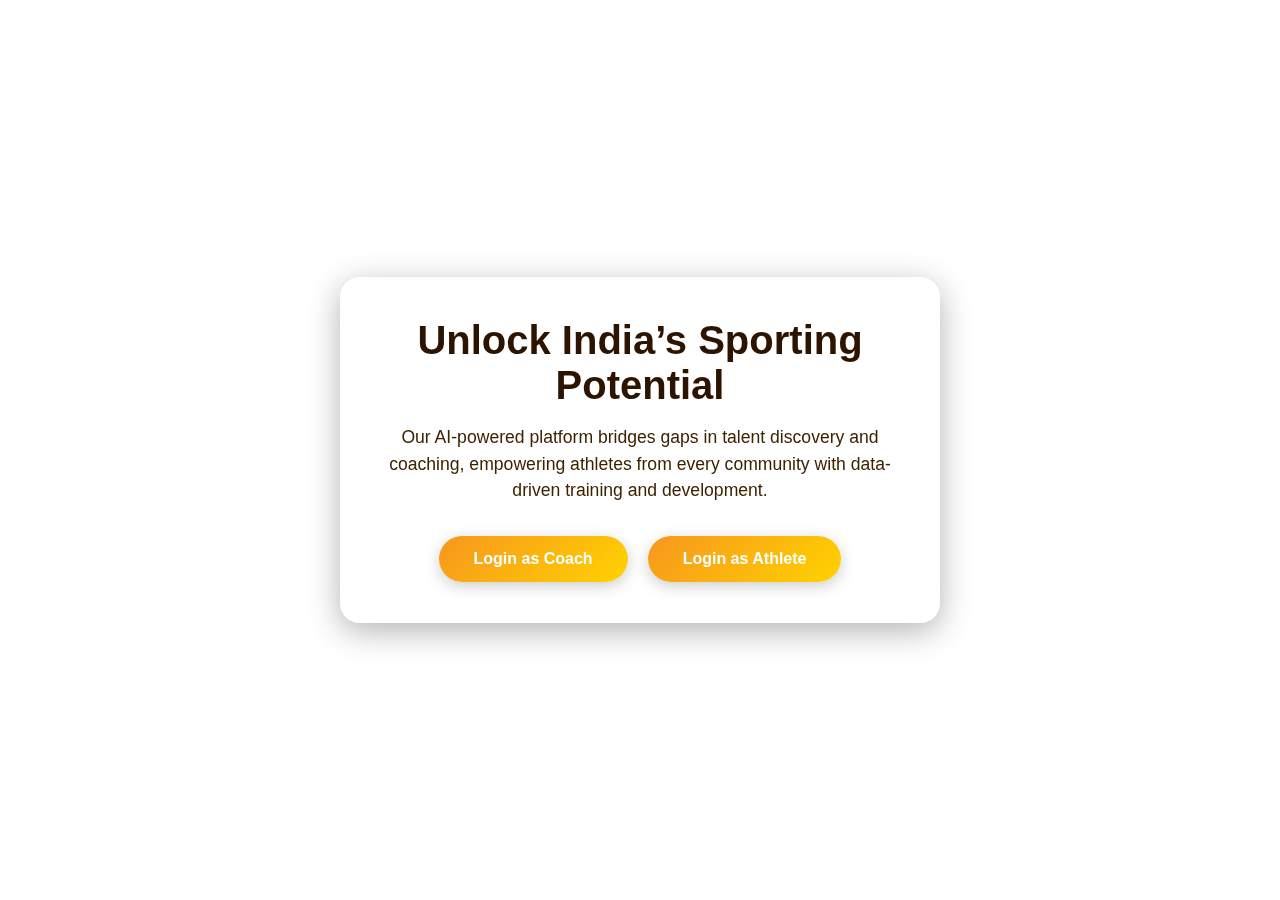
<file: index.html>
<!DOCTYPE html>
<html lang="en">
<head>
  <meta charset="UTF-8" />
  <meta name="viewport" content="width=device-width, initial-scale=1" />
  <title>Sports Talent Ecosystem</title>
  <link rel="stylesheet" href="style.css">
</head>
<body>
  <div class="container">
    <h1>Unlock India’s Sporting Potential</h1>
    <p>
      Our AI-powered platform bridges gaps in talent discovery and coaching, 
      empowering athletes from every community with data-driven training and development.
    </p>

    <div class="btn-container">
      <button id="coachBtn">Login as Coach</button>
      <button id="athleteBtn">Login as Athlete</button>
    </div>
  </div>

  <script src="script.js"></script>
</body>
</html>
</file>
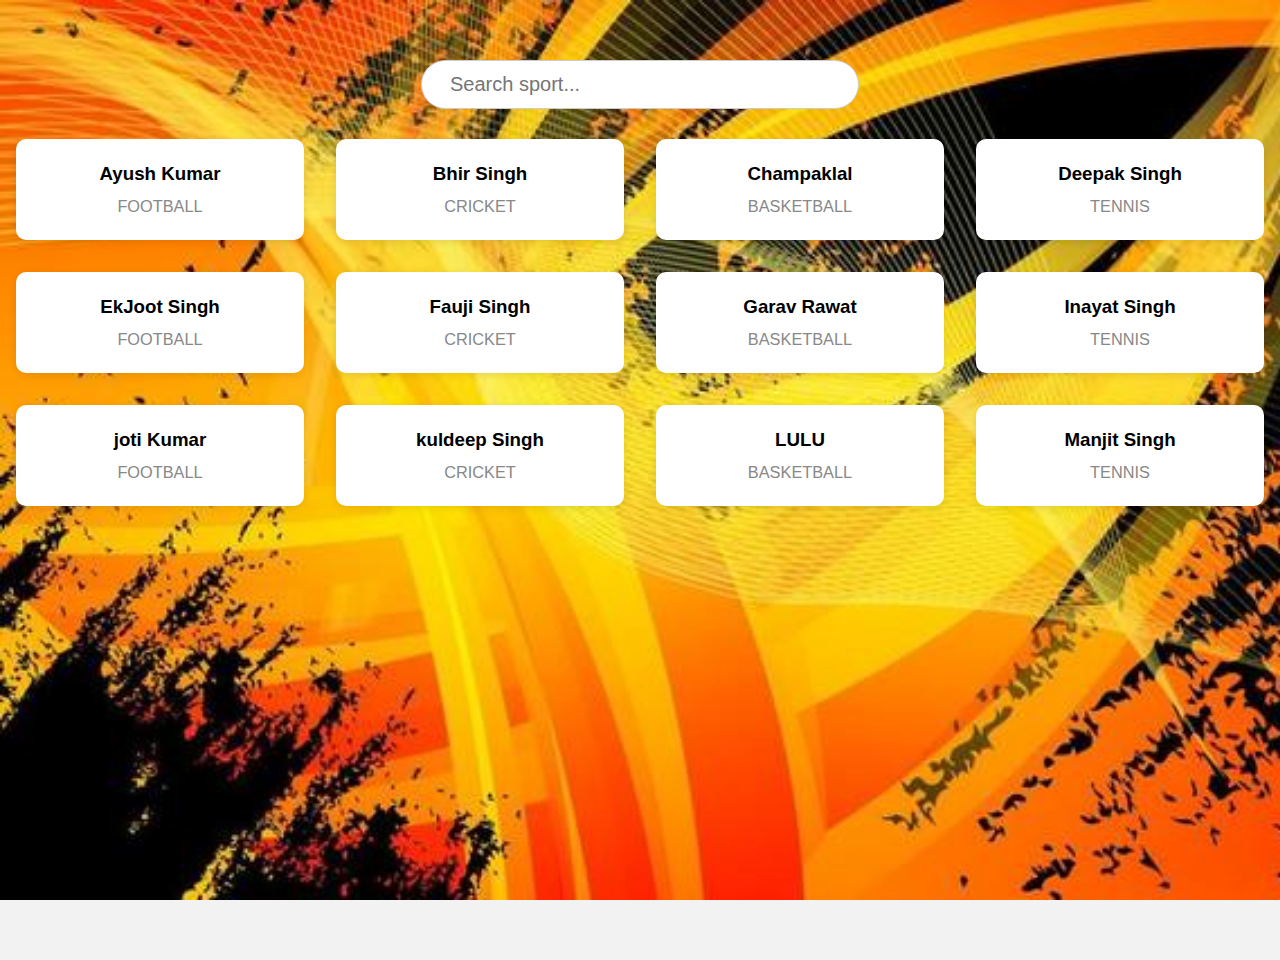
<file: couch-dashboard.html>
<!DOCTYPE html>
<html lang="en">
<head>
  <meta charset="UTF-8">
  <title>Sports Dashboard</title>
  <style>
    body {
      font-family: Arial, sans-serif;
      background: #f2f2f2;
      margin: 0;
      padding: 0;
      min-height: 100vh;
      background-image: url(fantastic-sports-futuristic-design-background-wallpaper-free-vector.jpg); 
      background-size: cover;
      background-attachment: fixed;
      background-repeat: no-repeat;
    }
    .search-container {
      display: flex;
      justify-content: center;
      margin-top: 60px;
      margin-bottom: 30px;
    }
    .search-bar {
      font-size: 20px;
      padding: 12px 28px;
      border-radius: 25px;
      border: 1px solid #ccc;
      width: 380px;
      outline: none;
    }
    .card-container {
      display: flex;
      justify-content: center;
      flex-wrap: wrap;
      gap: 32px;
    }
    .info-card {
      background: #fff;
      border-radius: 10px;
      box-shadow: 0 2px 8px rgba(0,0,0,0.10);
      width: 240px;
      padding: 24px;
      cursor: pointer;
      text-align: center;
      transition: transform 0.15s;
    }
    .info-card:hover {
      transform: translateY(-7px) scale(1.03);
      box-shadow: 0 4px 16px rgba(0,0,0,0.15);
    }
    .card-title {
      margin: 0 0 12px 0;
      font-size: 1.17em;
      font-weight: bold;
    }
    .card-sport {
      color: #888;
      font-size: 1.02em;
      margin-bottom: 0;
    }
    .modal-overlay {
      display: none;
      align-items: center;
      justify-content: center;
      position: fixed;
      top: 0; left: 0;
      width: 100vw; height: 100vh;
      background: rgba(0,0,0,0.7);
      z-index: 1000;
    }
    .modal-content {
      background: #fff;
      border-radius: 16px;
      padding: 28px 36px 14px 36px;
      position: relative;
      min-width: 300px;
      max-width: 95vw;
      max-height: 90vh;
      box-sizing: border-box;
      text-align: center;
    }
    .modal-content video {
      border-radius: 10px;
      background: #222;
      width: 420px;
      max-width: 70vw;
    }
    .close-btn {
      position: absolute;
      top: 8px;
      right: 15px;
      background: none;
      border: none;
      font-size: 1.2em;
      cursor: pointer;
      color: #888;
      padding: 3px 10px;
    }
    @media (max-width: 430px) {
      .modal-content video { width: 100%; }
      .search-bar { width: 90vw; }
      .info-card { width: 95vw; }
    }
  </style>
</head>
<body>
  <div class="search-container">
    <input type="text" id="searchBar" class="search-bar" placeholder="Search sport...">
  </div>
  <div class="card-container" id="cardContainer"></div>

  <!-- Modal for video playback -->
  <div class="modal-overlay" id="modalOverlay">
    <div class="modal-content" id="modalContent">
      <button class="close-btn" id="closeModal">&times;</button>
      <video
        id="videoPlayer"
        controls
        autoplay
        controlsList="nodownload noremoteplayback"
        disablePictureInPicture
        oncontextmenu="return false"
      ></video>
    </div>
  </div>

  <script>
    // Card data
    const cards = [
      { title: 'Ayush Kumar', sport: 'football', video: 'https://www.w3schools.com/html/mov_bbb.mp4' },
      { title: 'Bhir Singh', sport: 'cricket', video: 'https://www.w3schools.com/html/movie.mp4' },
      { title: 'Champaklal', sport: 'basketball', video: 'https://www.w3schools.com/html/mov_bbb.mp4' },
      { title: 'Deepak Singh', sport: 'tennis', video: 'https://www.w3schools.com/html/movie.mp4' },
      { title: 'EkJoot Singh', sport: 'football', video: 'https://www.w3schools.com/html/mov_bbb.mp4' },
      { title: 'Fauji Singh', sport: 'cricket', video: 'https://www.w3schools.com/html/movie.mp4' },
      { title: 'Garav Rawat', sport: 'basketball', video: 'https://www.w3schools.com/html/mov_bbb.mp4' },
      { title: 'Inayat Singh', sport: 'tennis', video: 'https://www.w3schools.com/html/movie.mp4' },
      { title: 'joti Kumar', sport: 'football', video: 'https://www.w3schools.com/html/mov_bbb.mp4' },
      { title: 'kuldeep Singh', sport: 'cricket', video: 'https://www.w3schools.com/html/movie.mp4' },
      { title: 'LULU', sport: 'basketball', video: 'https://www.w3schools.com/html/mov_bbb.mp4' },
      { title: 'Manjit Singh', sport: 'tennis', video: 'https://www.w3schools.com/html/movie.mp4' },
      // Add more cards as needed
    ];

    const searchBar = document.getElementById('searchBar');
    const cardContainer = document.getElementById('cardContainer');
    const modalOverlay = document.getElementById('modalOverlay');
    const videoPlayer = document.getElementById('videoPlayer');
    const closeModal = document.getElementById('closeModal');

    function renderCards(query = '') {
      cardContainer.innerHTML = '';
      const filtered = cards.filter(card =>
        card.sport.toLowerCase().includes(query.trim().toLowerCase())
      );
      if (filtered.length === 0) {
        cardContainer.innerHTML = `<p style="color:#555; font-size:1.11em; margin-top:24px;">No results found.</p>`;
        return;
      }
      filtered.forEach(card => {
        const div = document.createElement('div');
        div.className = 'info-card';
        div.innerHTML = `<div class="card-title">${card.title}</div>
                         <div class="card-sport">${card.sport.toUpperCase()}</div>`;
        div.addEventListener('click', () => showVideo(card.video));
        cardContainer.appendChild(div);
      });
    }

    function showVideo(videoUrl) {
      videoPlayer.src = videoUrl;
      modalOverlay.style.display = 'flex';
      // Prevent download programmatically (not 100% foolproof)
      videoPlayer.addEventListener('contextmenu', e => e.preventDefault());
    }

    function hideVideo() {
      videoPlayer.pause();
      videoPlayer.currentTime = 0;
      videoPlayer.src = '';
      modalOverlay.style.display = 'none';
    }

    // Event Listeners
    searchBar.addEventListener('input', e => renderCards(e.target.value));
    closeModal.addEventListener('click', hideVideo);
    modalOverlay.addEventListener('click', function (e) {
      if (e.target === modalOverlay) hideVideo();
    });

    // Disable drag/download from player
    videoPlayer.addEventListener('dragstart', e => e.preventDefault());

    // Initial render
    renderCards();
  </script>
</body>
</html>
</file>
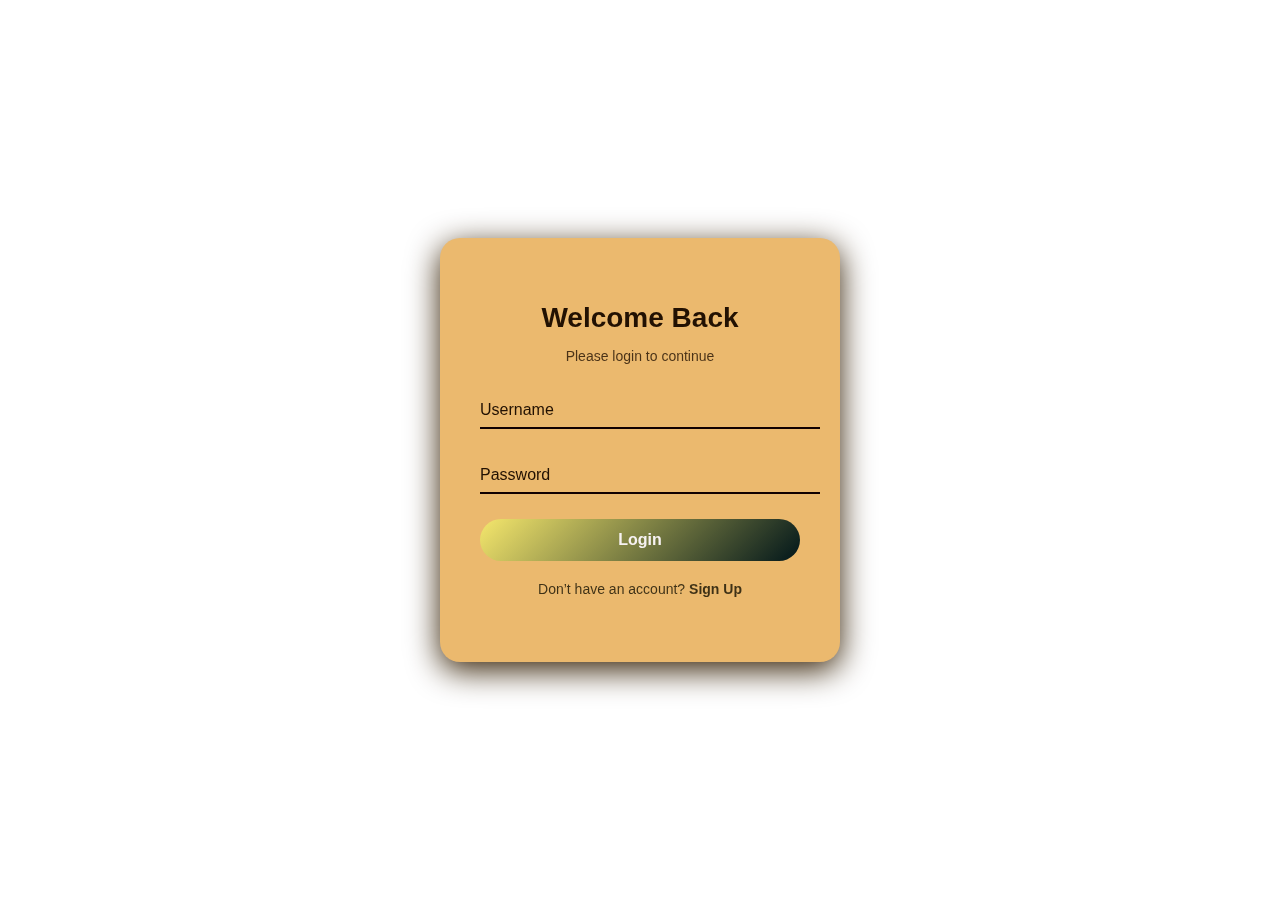
<file: couch-login.html>
<!DOCTYPE html>
<html lang="en">
<head>
  <meta charset="UTF-8">
  <meta name="viewport" content="width=device-width, initial-scale=1.0">
  <title>Advanced Login Page</title>
  <link rel="stylesheet" href="login.css">
</head>
<body>
  <div class="container">
    <div class="login-box">
      <h2>Welcome Back</h2>
      <p>Please login to continue</p>
      <form>
        <div class="input-box">
          <input type="text" id="username" required>
          <label>Username</label>
        </div>
        <div class="input-box">
          <input type="password" id="password" required>
          <label>Password</label>
        </div>
        <button type="button" onclick="login()">Login</button>
        <p class="signup-link">Don’t have an account? <a href="#" id="signup-link">Sign Up</a></p>
      </form>
      <p id="error-message" class="error">Invalid username or password</p>
    </div>
  </div>
  <script src="couch-login.js"></script>
  <script>
  document.getElementById('signup-link').addEventListener('click', function(e) {
    e.preventDefault(); // Prevents default link behavior
    window.location.href = 'register.html'; // Redirects to the sign-in page
  });
</script>
</body>
</html>
</file>
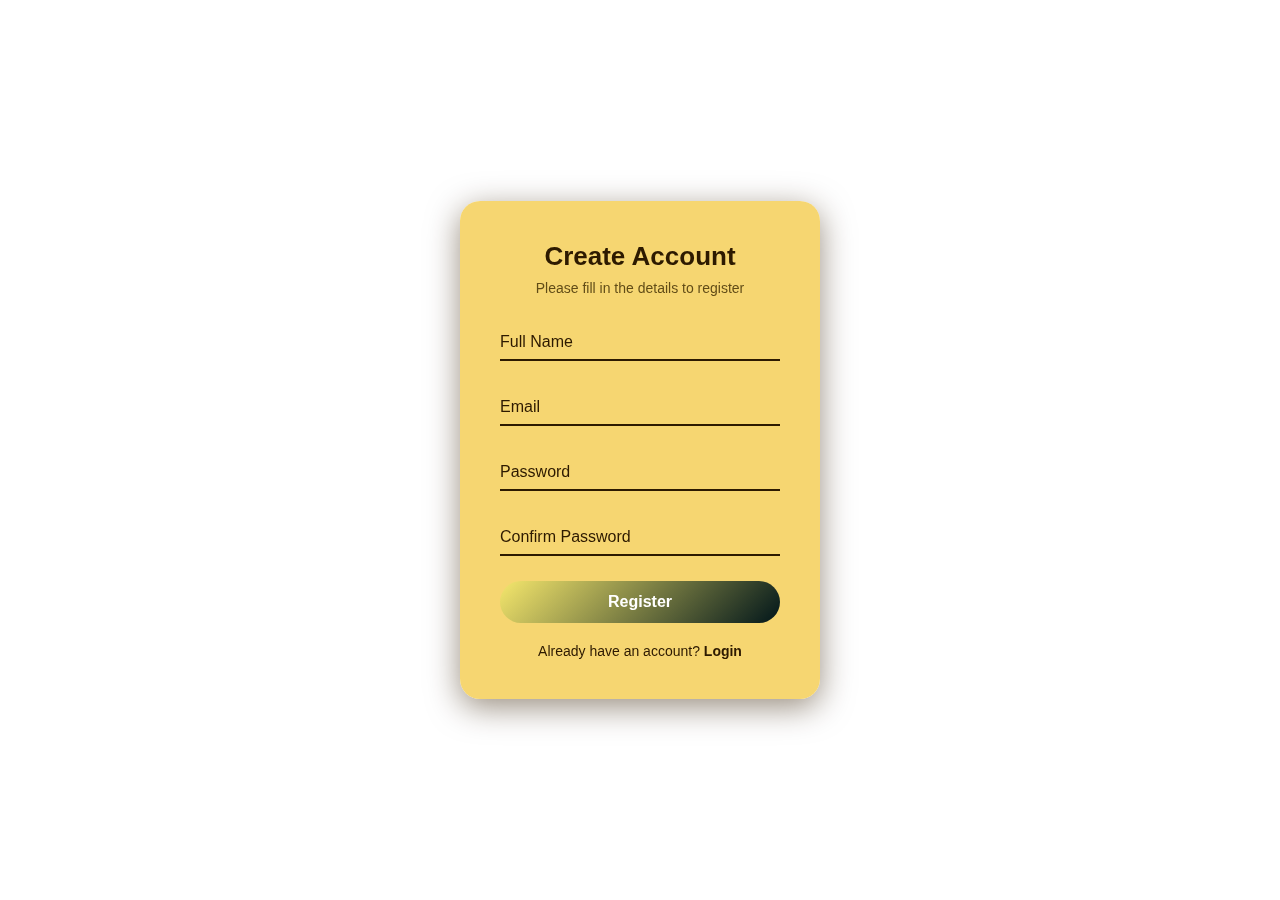
<file: couch-sign.html>
<!DOCTYPE html>
<html lang="en">
<head>
  <meta charset="UTF-8">
  <meta name="viewport" content="width=device-width, initial-scale=1.0">
  <title>Register Page</title>
  <link rel="stylesheet" href="register.css">
</head>
<body>
  <div class="container">
    <div class="login-box">
      <h2>Create Account</h2>
      <p>Please fill in the details to register</p>

      <form>
        <div class="input-box">
          <input type="text" id="fullname" required>
          <label for="fullname">Full Name</label>
        </div>

        <div class="input-box">
          <input type="email" id="email" required>
          <label for="email">Email</label>
        </div>

        <div class="input-box">
          <input type="password" id="password" required>
          <label for="password">Password</label>
        </div>

        <div class="input-box">
          <input type="password" id="confirm" required>
          <label for="confirm">Confirm Password</label>
        </div>

        <button type="submit">Register</button>

        <div class="signup-link">
          Already have an account? <a href="login.html" id="login">Login</a>
        </div>
      </form>
    </div>
  </div>
  <script>
    document.getElementById("login").addEventListener("click", function() {
      window.location.href = "login.html";
   });
  </script>
</body>
</html>
</file>
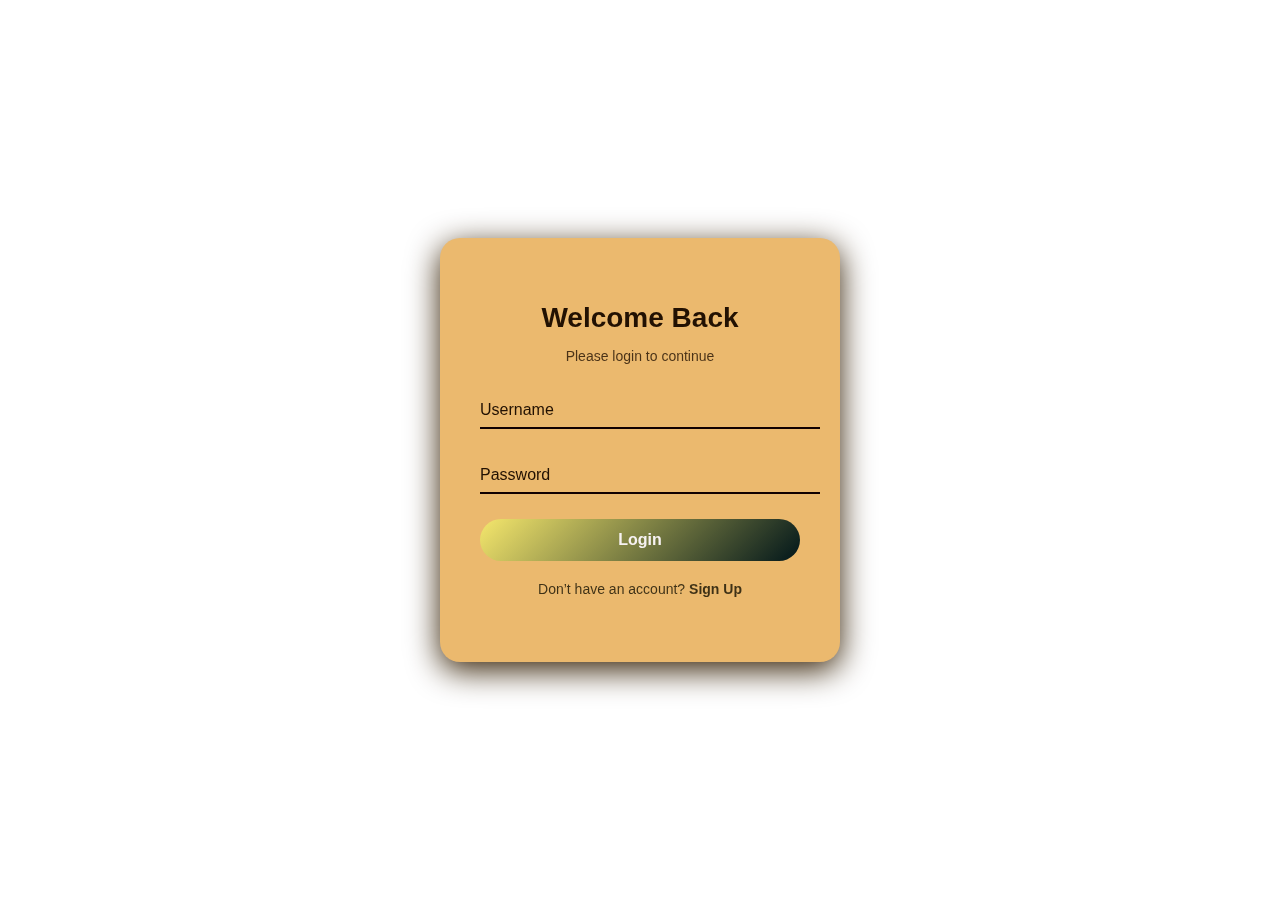
<file: login.html>
<!DOCTYPE html>
<html lang="en">
<head>
  <meta charset="UTF-8">
  <meta name="viewport" content="width=device-width, initial-scale=1.0">
  <title>Advanced Login Page</title>
  <link rel="stylesheet" href="login.css">
</head>
<body>
  <div class="container">
    <div class="login-box">
      <h2>Welcome Back</h2>
      <p>Please login to continue</p>
      <form>
        <div class="input-box">
          <input type="text" id="username" required>
          <label>Username</label>
        </div>
        <div class="input-box">
          <input type="password" id="password" required>
          <label>Password</label>
        </div>
        <button type="button" onclick="login()">Login</button>
        <p class="signup-link">Don’t have an account? <a href="#" id="signup-link">Sign Up</a></p>
      </form>
      <p id="error-message" class="error">Invalid username or password</p>
    </div>
  </div>
  <script src="login.js"></script>
  <script>
  document.getElementById('signup-link').addEventListener('click', function(e) {
    e.preventDefault(); // Prevents default link behavior
    window.location.href = 'register.html'; // Redirects to the sign-in page
  });
</script>
</body>
</html>
</file>
<file: login.css>
body {
  margin: 0;
  padding: 0;
  font-family: 'Poppins', sans-serif;
  display: flex;
  justify-content: center;
  align-items: center;
  height: 100vh;
  background-image: url(https://i.pinimg.com/1200x/f8/cd/57/f8cd57f80819ba420f2c47518d8fc69d.jpg);
  background-repeat: no-repeat;
  background-size: cover;
  overflow: hidden;
}

/* Container center */
.container {
  position: relative;
  width: 100%;
  max-width: 400px;
  padding: 40px;
}

/* Glassmorphism box */
.login-box {
  background: rgb(235, 185, 110);
  border-radius: 20px;
  padding: 40px;
  box-shadow: 0 8px 32px rgb(51, 30, 2);
  backdrop-filter: blur(15px);
  color: #221102;
  text-align: center;
  animation: fadeIn 1s ease-in-out;
}

.login-box h2 {
  margin-bottom: 10px;
  font-size: 28px;
  font-weight: 600;
}

.login-box p {
  margin-bottom: 25px;
  font-size: 14px;
  opacity: 0.8;
}

/* Floating label inputs */
.input-box {
  position: relative;
  margin-bottom: 25px;
}

.input-box input {
  width: 100%;
  padding: 10px;
  background: transparent;
  border: none;
  border-bottom: 2px solid #110000;
  outline: none;
  font-size: 16px;
  color: #270202;
}

.input-box label {
  position: absolute;
  left: 0;
  bottom: 10px;
  color:  #221102;
  font-size: 16px;
  transition: 0.3s ease;
  pointer-events: none;
}

.input-box input:focus ~ label,
.input-box input:valid ~ label {
  bottom: 35px;
  font-size: 12px;
  color: #161300;
}

/* Button styling */
button {
  width: 100%;
  padding: 12px;
  border: none;
  border-radius: 25px;
  background: linear-gradient(135deg, #f5e76c, #01161a);
  color: #f7f2f2;
  font-size: 16px;
  font-weight: 600;
  cursor: pointer;
  transition: 0.3s ease;
}

button:hover {
  background: linear-gradient(135deg, #574302, #4facfe);
  transform: translateY(-2px);
  box-shadow: 0 5px 15px rgba(0,0,0,0.2);
}

/* Signup link */
.signup-link {
  margin-top: 20px;
  font-size: 14px;
  color: #141001;
}

.signup-link a {
  color: #141001;
  text-decoration: none;
  font-weight: 600;
}

.signup-link a:hover {
  text-decoration: underline;
}

/* Error message */
.error {
  margin-top: 15px;
  color: #ff4d6d;
  font-size: 14px;
  display: none;
}

/* Animation */
@keyframes fadeIn {
  from { opacity: 0; transform: translateY(20px); }
  to { opacity: 1; transform: translateY(0); }
}

/* Responsive */
@media (max-width: 480px) {
  .login-box {
    padding: 30px 20px;
  }
}
</file>
<file: register.css>
* {
  margin: 0;
  padding: 0;
  box-sizing: border-box;
  font-family: "Poppins", sans-serif;
}

/* Background */
body {
  height: 100vh;
  display: flex;
  justify-content: center;
  align-items: center;
  background-image: url(https://i.pinimg.com/1200x/d5/3c/56/d53c56d8ee94073cbc0cc317f813be39.jpg);
  background-repeat: no-repeat;
  background-size: cover;
  overflow: hidden;
}

/* Container */
.container {
  position: relative;
  width: 100%;
  max-width: 400px;
  padding: 20px;
}

/* Glassmorphism box */
.login-box {
  background: rgba(245, 212, 105, 0.95);
  border-radius: 20px;
  padding: 40px;
  box-shadow: 0 8px 32px rgba(51, 30, 2, 0.5);
  backdrop-filter: blur(12px);
  text-align: center;
  animation: fadeIn 1s ease-in-out;
}

.login-box h2 {
  margin-bottom: 8px;
  font-size: 26px;
  font-weight: 700;
  color: #2d1a00;
}

.login-box p {
  margin-bottom: 25px;
  font-size: 14px;
  color: #3c2a00;
  opacity: 0.8;
}

/* Input fields (underline style) */
.input-box {
  position: relative;
  margin-bottom: 25px;
  text-align: left;
}

.input-box input {
  width: 100%;
  padding: 10px 0;
  background: transparent;
  border: none;
  border-bottom: 2px solid #2d1a00;
  outline: none;
  font-size: 16px;
  color: #1c0f00;
}

.input-box label {
  position: absolute;
  left: 0;
  bottom: 10px;
  font-size: 16px;
  color: #2d1a00;
  pointer-events: none;
  transition: 0.3s ease;
}

/* Floating label effect */
.input-box input:focus ~ label,
.input-box input:valid ~ label {
  bottom: 35px;
  font-size: 12px;
  color: #000;
}

/* Button */
button {
  width: 100%;
  padding: 12px;
  border: none;
  border-radius: 25px;
  background: linear-gradient(135deg, #f5e76c, #01161a);
  color: #fff;
  font-size: 16px;
  font-weight: 600;
  cursor: pointer;
  transition: 0.3s ease;
}

button:hover {
  background: linear-gradient(135deg, #574302, #4facfe);
  transform: translateY(-2px);
  box-shadow: 0 6px 18px rgba(0, 0, 0, 0.3);
}

/* Signup link */
.signup-link {
  margin-top: 20px;
  font-size: 14px;
  color: #2d1a00;
}
.signup-link a {
  color: #2d1a00;
  text-decoration: none;
  font-weight: 600;
}
.signup-link a:hover {
  text-decoration: underline;
}

/* Animation */
@keyframes fadeIn {
  from { opacity: 0; transform: translateY(20px); }
  to { opacity: 1; transform: translateY(0); }
}

/* Responsive */
@media (max-width: 480px) {
  .login-box {
    padding: 30px 20px;
  }
}
</file>
<file: style.css>
/* Reset */
* {
  margin: 0;
  padding: 0;
  box-sizing: border-box;
  font-family: "Poppins", sans-serif;
}

/* Background */
body {
  height: 100vh;
  display: flex;
  justify-content: center;
  align-items: center;
  background: linear-gradient(135deg, #ffecd2, #fcb69f);
  background-size: cover;
  animation: fadeInBg 2s ease-in-out;
   background-image: url(https://i.pinimg.com/736x/ff/4e/3a/ff4e3a29a92541c9c79121c078a7c41e.jpg);
  background-repeat: no-repeat;
  background-size: cover;
  background-repeat: no-repeat;
  background-size: cover;
}

/* Glassmorphism container */
.container {
  background: rgba(255, 255, 255, 0.2);
  border-radius: 20px;
  padding: 40px;
  max-width: 600px;
  text-align: center;
  box-shadow: 0 8px 32px rgba(0,0,0,0.3);
  backdrop-filter: blur(15px);
  border: 1px solid rgba(255,255,255,0.3);
  animation: fadeIn 1.2s ease-in-out;
}

h1 {
  font-size: 2.5rem;
  margin-bottom: 1rem;
  color: #2c1400;
}

p {
  font-size: 1.1rem;
  margin-bottom: 2rem;
  line-height: 1.5;
  color: #3d2200;
}

/* Buttons */
.btn-container {
  display: flex;
  gap: 20px;
  justify-content: center;
}

button {
  background: linear-gradient(135deg, #f7971e, #ffd200);
  border: none;
  color: #fff;
  padding: 14px 35px;
  font-size: 1rem;
  border-radius: 30px;
  cursor: pointer;
  font-weight: 600;
  transition: all 0.3s ease;
  box-shadow: 0 4px 15px rgba(0,0,0,0.2);
}

button:hover {
  background: linear-gradient(135deg, #ff9966, #ff5e62);
  transform: translateY(-3px);
  box-shadow: 0 8px 20px rgba(0,0,0,0.3);
}

/* Fade-in animation */
@keyframes fadeIn {
  from { opacity: 0; transform: translateY(20px); }
  to { opacity: 1; transform: translateY(0); }
}

@keyframes fadeInBg {
  from { opacity: 0; }
  to { opacity: 1; }
}

/* Responsive */
@media (max-width: 500px) {
  .container {
    padding: 25px;
  }

  h1 {
    font-size: 1.8rem;
  }

  p {
    font-size: 1rem;
  }

  button {
    padding: 12px 25px;
    font-size: 0.9rem;
  }
}
</file>
